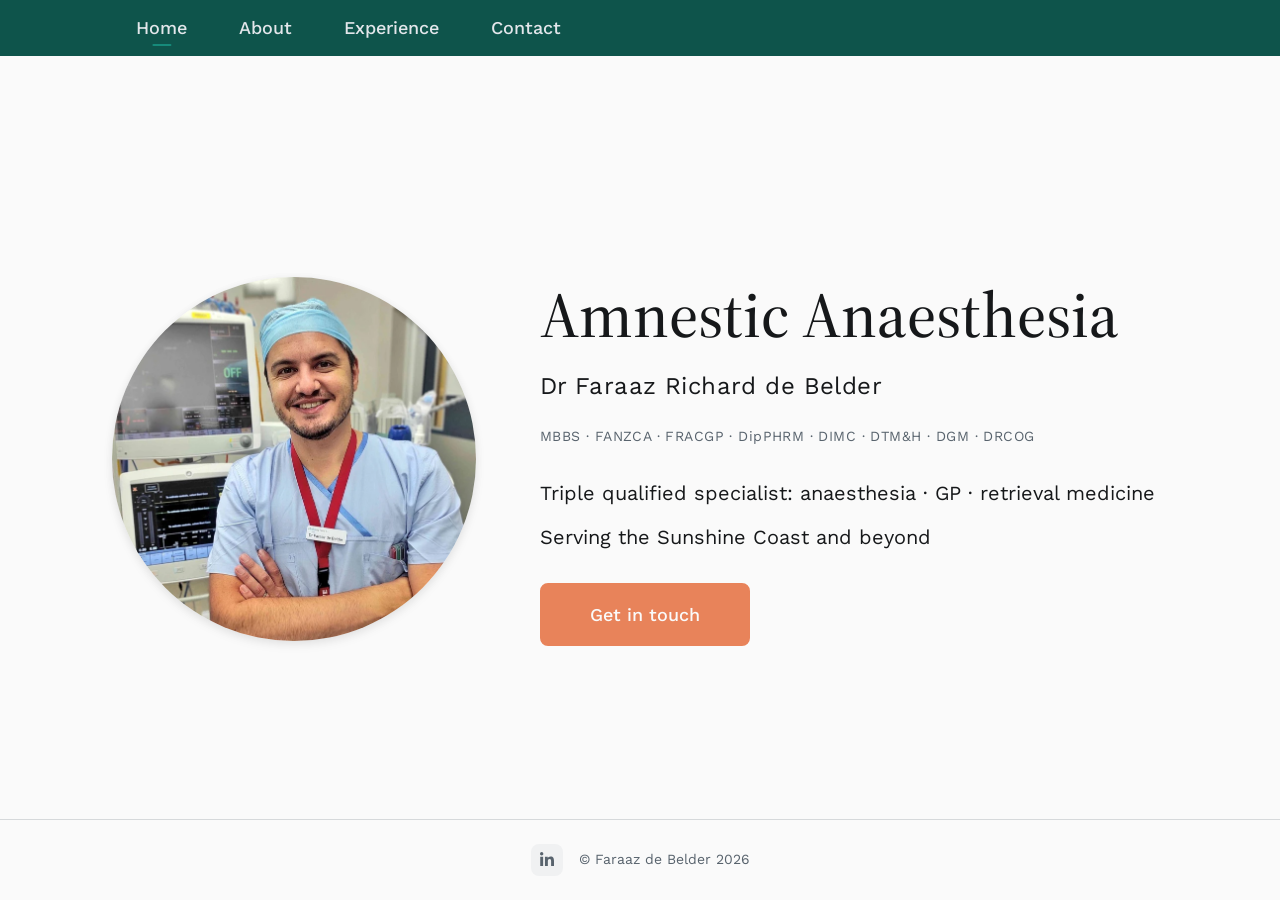
<file: index.html>
<!doctype html>
<html lang="en">
	<head>
		<meta charset="utf-8" />
		<meta name="color-scheme" content="dark light" />
		<meta
			name="viewport"
			content="width=device-width, initial-scale=1, viewport-fit=cover"
		/>
		<title>
			Amnestic Anaesthesia — Dr Faraaz de Belder, Specialist Anaesthetist
		</title>
		<link
			rel="preload"
			as="image"
			href="src/assets/images/me.webp"
			type="image/webp"
		/>
		<link rel="preconnect" href="https://fonts.googleapis.com" />
		<link rel="preconnect" href="https://fonts.gstatic.com" crossorigin />
		<link rel="stylesheet" href="src/assets/css/styles.css?v=10" />
		<link rel="icon" href="/favicon.ico" />
		<meta
			name="description"
			content="Dr Faraaz de Belder MBBS FANZCA FRACGP DipPHRM — specialist anaesthetist, GP, and retrieval physician serving Queensland."
		/>
		<link rel="canonical" href="https://www.amnestic.org/" />
		<meta name="author" content="Dr Faraaz de Belder" />

		<!-- Open Graph / Social -->
		<meta
			property="og:title"
			content="Amnestic Anaesthesia — Dr Faraaz de Belder, Specialist Anaesthetist"
		/>
		<meta property="og:type" content="website" />
		<meta property="og:url" content="https://www.amnestic.org" />
		<meta
			property="og:image"
			content="https://www.amnestic.org/src/assets/images/me.jpg"
		/>
		<meta
			property="og:description"
			content="Dr Faraaz de Belder MBBS FANZCA FRACGP DipPHRM — specialist anaesthetist, GP, and retrieval physician serving Queensland."
		/>

		<script type="application/ld+json">
			{
				"@context": "https://schema.org",
				"@type": "Physician",
				"name": "Dr Faraaz de Belder",
				"url": "https://www.amnestic.org",
				"jobTitle": "Specialist Anaesthetist",
				"description": "Dr Faraaz de Belder MBBS FANZCA FRACGP DipPHRM DIMC DTM&amp;H DGM DRCOG — delivering quality anaesthesia, retrieval and critical care medicine in Queensland, Australia.",
				"address": {
					"@type": "PostalAddress",
					"addressLocality": "Sunshine Coast",
					"addressRegion": "QLD",
					"addressCountry": "AU"
				},
				"medicalSpecialty": [
					"Anesthesiology",
					"GeneralPractice",
					"EmergencyMedicine"
				]
			}
		</script>
	</head>
	<body>
		<!-- Skip to main content -->
		<a href="#main-content" class="skip-link">Skip to main content</a>

		<!-- Navigation -->
		<nav class="nav" role="navigation" aria-label="Main navigation">
			<div class="container">
				<button
					type="button"
					class="nav__toggle"
					aria-label="Toggle menu"
					aria-expanded="false"
				>
					<svg
						viewBox="0 0 24 24"
						fill="none"
						stroke="currentColor"
						stroke-width="2"
						stroke-linecap="round"
					>
						<path d="M3 6h18M3 12h18M3 18h18" />
					</svg>
				</button>
				<ul class="nav__list" role="list">
					<li>
						<a
							href="/"
							class="nav__link nav__link--active"
							aria-current="page"
							>Home</a
						>
					</li>
					<li><a href="/about" class="nav__link">About</a></li>
					<li>
						<a href="/experience" class="nav__link">Experience</a>
					</li>
					<li><a href="/contact" class="nav__link">Contact</a></li>
				</ul>
			</div>
		</nav>

		<main id="main-content">
			<!-- Hero Section -->
			<section class="hero" id="top">
				<div class="container hero__container">
					<div class="hero__photo">
						<picture>
							<source
								srcset="src/assets/images/me.webp"
								type="image/webp"
							/>
							<img
								fetchpriority="high"
								src="src/assets/images/me.jpg"
								width="320"
								height="320"
								alt="Dr Faraaz Richard de Belder"
							/>
						</picture>
					</div>
					<div class="hero__content">
						<h1 class="hero__title">Amnestic Anaesthesia</h1>
						<p class="hero__credentials">
							<span class="hero__name"
								>Dr Faraaz Richard de Belder</span
							><br /><br />
							<span class="cred__group cred__group--first"
								>MBBS <span aria-hidden="true">·</span> FANZCA
								<span aria-hidden="true">·</span> FRACGP</span
							>
							<span class="cred__sep" aria-hidden="true">·</span>
							<span class="cred__group"
								>DipPHRM <span aria-hidden="true">·</span> DIMC
								<span aria-hidden="true">·</span> DTM&amp;H
								<span aria-hidden="true">·</span> DGM
								<span aria-hidden="true">·</span> DRCOG</span
							>
						</p>
						<p class="hero__tagline">
							<span class="tagline__primary"
								>Triple qualified specialist: anaesthesia
								<span aria-hidden="true"> · </span> GP
								<span aria-hidden="true"> · </span> retrieval
								medicine</span
							>
							<span class="tagline__location"
								>Serving the Sunshine Coast and beyond</span
							>
						</p>
						<div class="hero__ctas">
							<a href="/contact" class="btn btn--primary"
								>Get in touch</a
							>
						</div>
					</div>
				</div>
			</section>

			<!-- Footer -->
			<footer class="page-footer">
				<div class="container">
					<a
						href="https://www.linkedin.com/in/dr-faraaz-richard-de-belder-8855243a9/"
						class="social-link"
						target="_blank"
						rel="noopener noreferrer"
						aria-label="Connect on LinkedIn"
					>
						<svg viewBox="0 0 448 512" fill="currentColor">
							<path
								d="M100.3 448H7.4V148.9h92.9V448zM53.8 108.1C24.1 108.1 0 83.5 0 53.8a53.8 53.8 0 0 1 107.6 0c0 29.7-24.1 54.3-53.8 54.3zM447.9 448h-92.7V302.4c0-34.7-.7-79.2-48.3-79.2-48.3 0-55.7 37.7-55.7 76.7V448h-92.8V148.9h89.1v40.8h1.3c12.4-23.5 42.7-48.3 87.9-48.3 94 0 111.3 61.9 111.3 142.3V448z"
							/>
						</svg>
					</a>
					<span class="footer__copyright"
						>&copy; Faraaz de Belder 2026</span
					>
				</div>
			</footer>
		</main>

		<script src="src/assets/js/main.js"></script>
	</body>
</html>
</file>
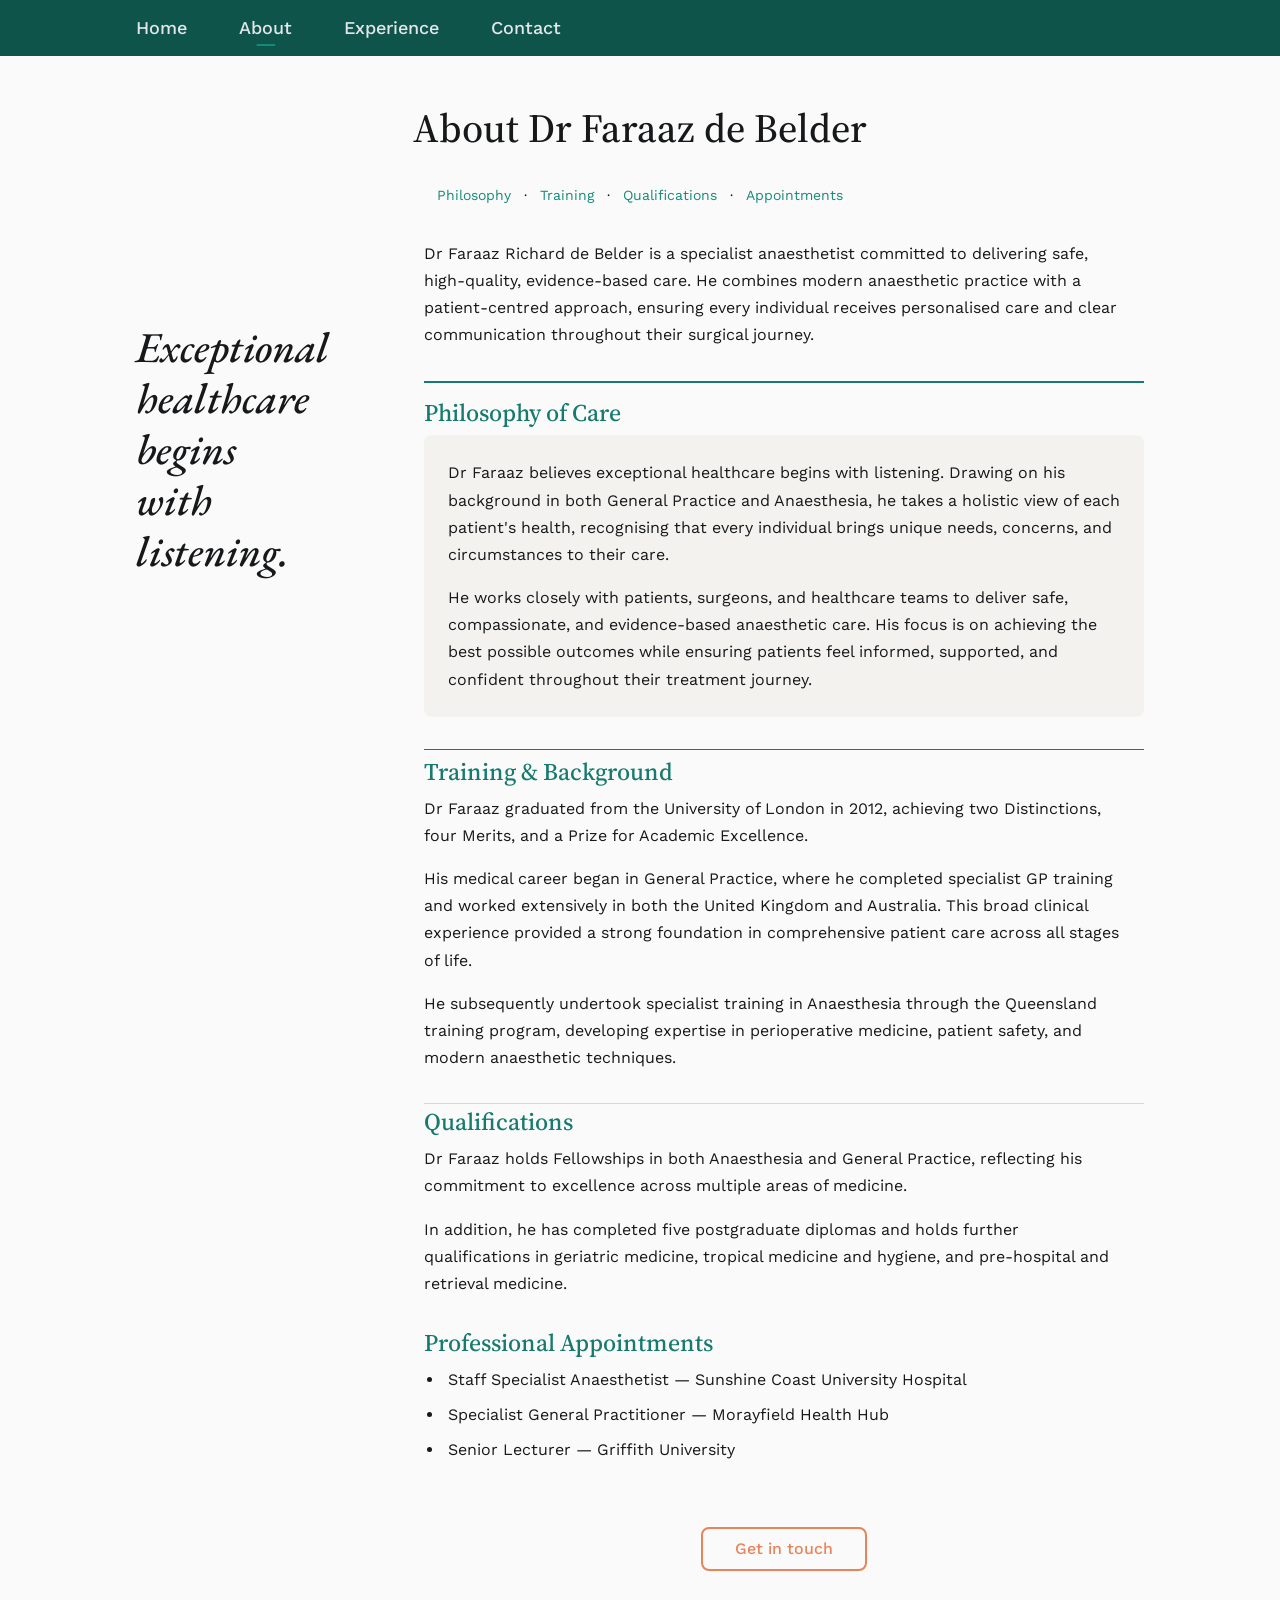
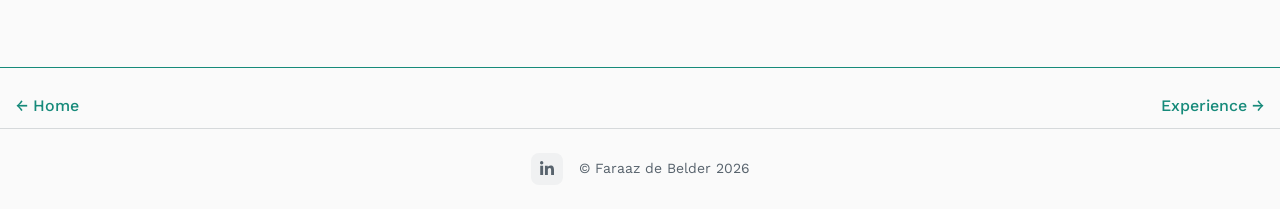
<file: about.html>
<!doctype html>
<html lang="en">
	<head>
		<meta charset="utf-8" />
		<meta name="color-scheme" content="dark light" />
		<meta name="viewport" content="width=device-width, initial-scale=1, viewport-fit=cover" />
		<title>About Dr Faraaz de Belder — Specialist Anaesthetist &amp; GP</title>
		<link rel="preconnect" href="https://fonts.googleapis.com" />
		<link rel="preconnect" href="https://fonts.gstatic.com" crossorigin />
		<link rel="stylesheet" href="src/assets/css/styles.css?v=9" />
		<link rel="icon" href="/favicon.ico" />
		<meta
			name="description"
			content="Learn about Dr Faraaz de Belder — triple-qualified specialist anaesthetist, GP, and retrieval physician serving the Sunshine Coast and regional Queensland."
		/>
		<link rel="canonical" href="https://www.amnestic.org/about" />
		<meta name="author" content="Dr Faraaz de Belder" />

		<!-- Open Graph / Social -->
		<meta property="og:title" content="About Dr Faraaz de Belder — Specialist Anaesthetist &amp; GP" />
		<meta property="og:type" content="website" />
		<meta property="og:url" content="https://www.amnestic.org/about" />
		<meta
			property="og:image"
			content="https://www.amnestic.org/src/assets/images/me.jpg"
		/>
		<meta
			property="og:description"
			content="Learn about Dr Faraaz de Belder — triple-qualified specialist anaesthetist, GP, and retrieval physician serving the Sunshine Coast and regional Queensland."
		/>
	</head>
	<body>
		<!-- Skip to main content -->
		<a href="#main-content" class="skip-link">Skip to main content</a>

		<!-- Navigation -->
		<nav class="nav" role="navigation" aria-label="Main navigation">
			<div class="container">
				<button
					type="button"
					class="nav__toggle"
					aria-label="Toggle menu"
					aria-expanded="false"
				>
					<svg
						viewBox="0 0 24 24"
						fill="none"
						stroke="currentColor"
						stroke-width="2"
						stroke-linecap="round"
					>
						<path d="M3 6h18M3 12h18M3 18h18" />
					</svg>
				</button>
				<ul class="nav__list" role="list">
					<li><a href="/" class="nav__link">Home</a></li>
					<li>
						<a
								<a href="/about"
									class="nav__link nav__link--active"
									aria-current="page">About</a>
					</li>
					<li>
						<a href="/experience" class="nav__link"
							>Experience</a
						>
					</li>
					<li><a href="/contact" class="nav__link">Contact</a></li>
				</ul>
			</div>
		</nav>
<main id="main-content">
			<section class="about-page section">
				<div class="container">

					<h1 class="section__title">About Dr&nbsp;Faraaz&nbsp;de&nbsp;Belder</h1>

					<nav class="section-nav" aria-label="Page sections">
						<a href="#philosophy">Philosophy</a>
						<span aria-hidden="true"> · </span>
						<a href="#training">Training</a>
						<span aria-hidden="true"> · </span>
						<a href="#qualifications">Qualifications</a>
						<span aria-hidden="true"> · </span>
						<a href="#appointments">Appointments</a>
					</nav>

					<div class="bio">
						<aside class="bio__sidebar">
							<blockquote class="pull-quote">
								<p>Exceptional healthcare begins with listening.</p>
							</blockquote>
						</aside>
						<div class="bio__text">
							<p>
								Dr Faraaz Richard de Belder is a specialist anaesthetist committed to delivering
								safe, high-quality, evidence-based care. He combines modern
								anaesthetic practice with a patient-centred approach, ensuring
								every individual receives personalised care and clear
								communication throughout their surgical journey.
							</p>

							<h2 class="philosophy-section" id="philosophy">Philosophy of Care</h2>
							<div class="philosophy-content">
								<p>
									Dr Faraaz believes exceptional healthcare begins with listening.
									Drawing on his background in both General Practice and
									Anaesthesia, he takes a holistic view of each patient's health,
									recognising that every individual brings unique needs, concerns,
									and circumstances to their care.
								</p>

								<p>
									He works closely with patients, surgeons, and healthcare teams
									to deliver safe, compassionate, and evidence-based anaesthetic
									care. His focus is on achieving the best possible outcomes while
									ensuring patients feel informed, supported, and confident
									throughout their treatment journey.
								</p>
							</div>

							<h2 id="training">Training &amp; Background</h2>
							<p>
								Dr Faraaz graduated from the University of London in 2012,
								achieving two Distinctions, four Merits, and a Prize for
								Academic Excellence.
							</p>

							<p>
								His medical career began in General Practice, where he completed
								specialist GP training and worked extensively in both the United
								Kingdom and Australia. This broad clinical experience provided a
								strong foundation in comprehensive patient care across all
								stages of life.
							</p>

							<p>
								He subsequently undertook specialist training in Anaesthesia
								through the Queensland training program, developing expertise in
								perioperative medicine, patient safety, and modern anaesthetic
								techniques.
							</p>

							<h2 id="qualifications">Qualifications</h2>
							<p>
								Dr Faraaz holds Fellowships in both Anaesthesia and General
								Practice, reflecting his commitment to excellence across
								multiple areas of medicine.
							</p>

							<p>
								In addition, he has completed five postgraduate diplomas and
								holds further qualifications in geriatric medicine, tropical
								medicine and hygiene, and pre-hospital and retrieval medicine.
							</p>

							<h2 id="appointments">Professional Appointments</h2>
							<ul class="appointments-list">
								<li>
									Staff Specialist Anaesthetist — Sunshine Coast University
									Hospital
								</li>
								<li>
									Specialist General Practitioner — Morayfield Health Hub
								</li>
								<li>
									Senior Lecturer — Griffith University
								</li>
							</ul>

							<div class="bio__cta">
								<a href="/contact" class="btn btn--ghost">Get in touch</a>
							</div>
						</div>
					</div>
				</div>

				<!-- Page navigation -->
				<nav class="page-nav" aria-label="Page navigation">
					<a href="/" class="page-nav__link">&larr; Home</a>
					<a
						href="/experience"
						class="page-nav__link page-nav__link--next"
						>Experience &rarr;</a
					>
				</nav>
				</section>

				<!-- Footer -->
				<footer class="page-footer">
					<div class="container">
						<a
							href="https://www.linkedin.com/in/dr-faraaz-richard-de-belder-8855243a9/"
							class="social-link"
							target="_blank"
							rel="noopener noreferrer"
							aria-label="Connect on LinkedIn"
						>
							<svg viewBox="0 0 448 512" fill="currentColor">
								<path
									d="M100.3 448H7.4V148.9h92.9V448zM53.8 108.1C24.1 108.1 0 83.5 0 53.8a53.8 53.8 0 0 1 107.6 0c0 29.7-24.1 54.3-53.8 54.3zM447.9 448h-92.7V302.4c0-34.7-.7-79.2-48.3-79.2-48.3 0-55.7 37.7-55.7 76.7V448h-92.8V148.9h89.1v40.8h1.3c12.4-23.5 42.7-48.3 87.9-48.3 94 0 111.3 61.9 111.3 142.3V448z"
								/>
							</svg>
						</a>
						<span class="footer__copyright"
							>&copy; Faraaz de Belder 2026</span
						>
					</div>
				</footer>
			</main>

		<script src="src/assets/js/main.js"></script>
	</body>
</html>
</file>
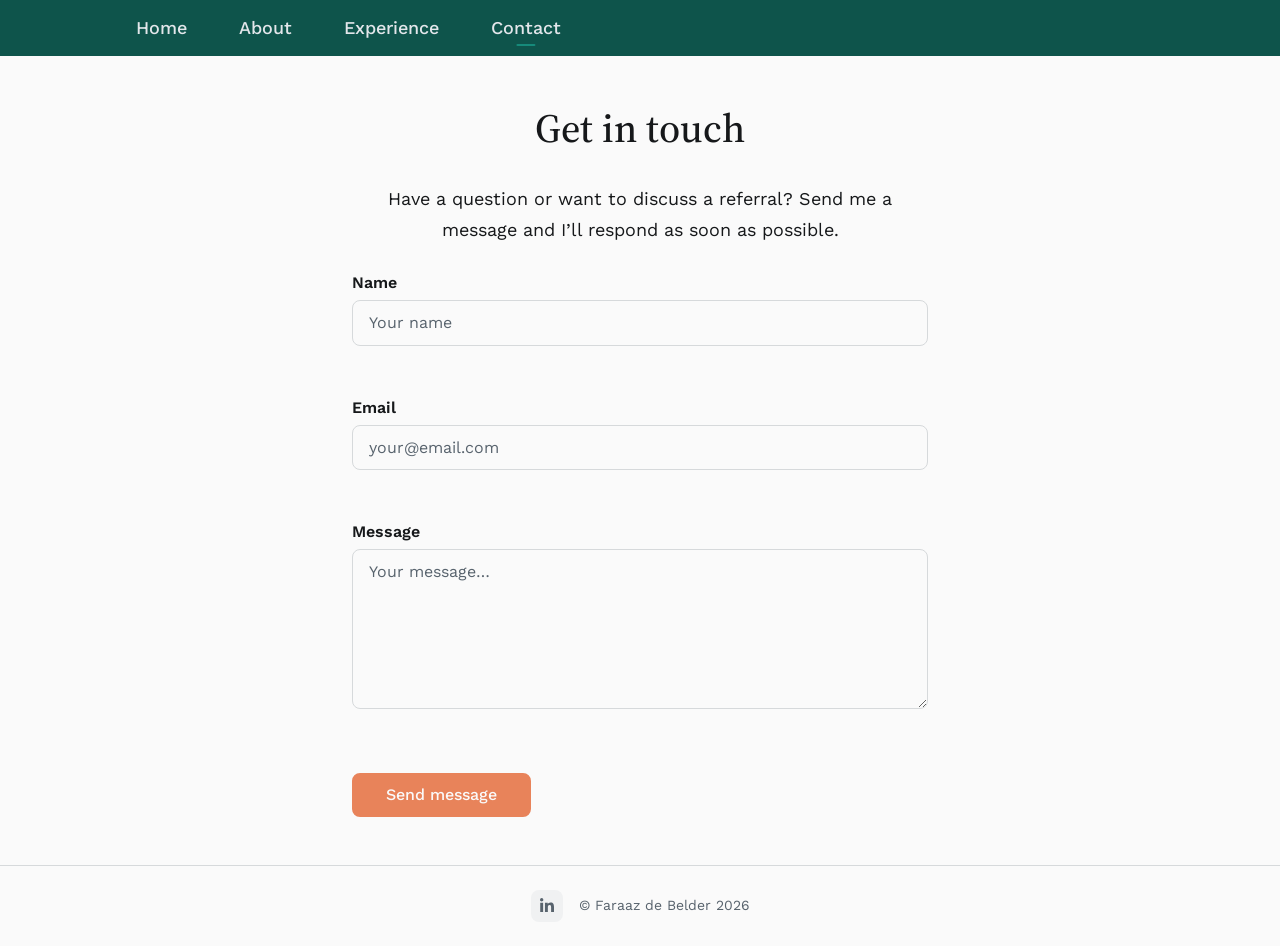
<file: contact.html>
<!doctype html>
<html lang="en">
	<head>
		<meta charset="utf-8" />
		<meta name="color-scheme" content="dark light" />
		<meta
			name="viewport"
			content="width=device-width, initial-scale=1, viewport-fit=cover"
		/>
		<title>Contact — Dr Faraaz de Belder</title>
		<link rel="preconnect" href="https://fonts.googleapis.com" />
		<link rel="preconnect" href="https://fonts.gstatic.com" crossorigin />
		<link rel="stylesheet" href="src/assets/css/styles.css?v=9" />
		<link rel="icon" href="/favicon.ico" />
		<meta
			name="description"
			content="Get in touch with Dr Faraaz de Belder — specialist anaesthetist serving the Sunshine Coast and regional Queensland."
		/>
		<link rel="canonical" href="https://www.amnestic.org/contact" />
		<meta name="author" content="Dr Faraaz de Belder" />

		<!-- Open Graph / Social -->
		<meta property="og:title" content="Contact — Dr Faraaz de Belder" />
		<meta property="og:type" content="website" />
		<meta property="og:url" content="https://www.amnestic.org/contact" />
		<meta
			property="og:image"
			content="https://www.amnestic.org/src/assets/images/me.jpg"
		/>
		<meta
			property="og:description"
			content="Get in touch with Dr Faraaz de Belder — specialist anaesthetist serving the Sunshine Coast and regional Queensland."
		/>
	</head>
	<body>
		<!-- Skip to main content -->
		<a href="#main-content" class="skip-link">Skip to main content</a>

		<!-- Navigation -->
		<nav class="nav" role="navigation" aria-label="Main navigation">
			<div class="container">
				<button
					type="button"
					class="nav__toggle"
					aria-label="Toggle menu"
					aria-expanded="false"
				>
					<svg
						viewBox="0 0 24 24"
						fill="none"
						stroke="currentColor"
						stroke-width="2"
						stroke-linecap="round"
					>
						<path d="M3 6h18M3 12h18M3 18h18" />
					</svg>
				</button>
				<ul class="nav__list" role="list">
					<li><a href="/" class="nav__link">Home</a></li>
					<li><a href="/about" class="nav__link">About</a></li>
					<li>
						<a href="/experience" class="nav__link">Experience</a>
					</li>
					<li>
						<a
							href="/contact"
							class="nav__link nav__link--active"
							aria-current="page"
							>Contact</a
						>
					</li>
				</ul>
			</div>
		</nav>

		<main id="main-content">
			<section class="contact-page section">
				<div class="container container--narrow">
					<div class="section__header">
						<h1 class="section__title">Get in touch</h1>
					</div>

					<p class="contact__intro">
						Have a question or want to discuss a referral? Send me a
						message and I&rsquo;ll respond as soon as possible.
					</p>

					<form
						id="contact-form"
						class="contact-form"
						action="https://formspree.io/f/mbjnkkaq"
						method="post"
						novalidate
					>
						<div class="form__honeypot">
							<input
								type="text"
								name="_gotcha"
								tabindex="-1"
								autocomplete="off"
								aria-label="Leave empty"
							/>
						</div>

						<div
							id="form-error-banner"
							class="form-error-banner"
							role="alert"
						>
							Something went wrong. Please try again or email me
							directly.
						</div>

						<div class="form__group">
							<label for="contact-name" class="form__label"
								>Name</label
							>
							<input
								type="text"
								name="name"
								id="contact-name"
								class="form__input"
								placeholder="Your name"
								autocomplete="name"
								required
								aria-required="true"
							/>
							<span
								class="form__error"
								role="alert"
								aria-live="polite"
							></span>
						</div>

						<div class="form__group">
							<label for="contact-email" class="form__label"
								>Email</label
							>
							<input
								type="email"
								name="email"
								id="contact-email"
								class="form__input"
								placeholder="your@email.com"
								autocomplete="email"
								required
								aria-required="true"
							/>
							<span
								class="form__error"
								role="alert"
								aria-live="polite"
							></span>
						</div>

						<div class="form__group">
							<label for="contact-message" class="form__label"
								>Message</label
							>
							<textarea
								name="message"
								id="contact-message"
								class="form__input form__textarea"
								placeholder="Your message…"
								autocomplete="off"
								required
								aria-required="true"
							></textarea>
							<span
								class="form__error"
								role="alert"
								aria-live="polite"
							></span>
						</div>

						<div class="form__actions">
							<button type="submit" class="btn btn--primary">
								Send message
							</button>
						</div>
					</form>

					<div
						id="form-success"
						class="form-success"
						role="status"
						aria-live="polite"
					>
						<h3 class="form-success__title">
							Thanks for reaching out
						</h3>
						<p class="form-success__text">
							Your message has been sent. I aim to respond within
							48 hours.
						</p>
					</div>
				</div>
			</section>

			<footer class="page-footer">
				<div class="container">
					<a
						href="https://www.linkedin.com/in/dr-faraaz-richard-de-belder-8855243a9/"
						class="social-link"
						target="_blank"
						rel="noopener noreferrer"
						aria-label="Connect on LinkedIn"
					>
						<svg viewBox="0 0 448 512" fill="currentColor">
							<path
								d="M100.3 448H7.4V148.9h92.9V448zM53.8 108.1C24.1 108.1 0 83.5 0 53.8a53.8 53.8 0 0 1 107.6 0c0 29.7-24.1 54.3-53.8 54.3zM447.9 448h-92.7V302.4c0-34.7-.7-79.2-48.3-79.2-48.3 0-55.7 37.7-55.7 76.7V448h-92.8V148.9h89.1v40.8h1.3c12.4-23.5 42.7-48.3 87.9-48.3 94 0 111.3 61.9 111.3 142.3V448z"
							/>
						</svg>
					</a>
					<span class="footer__copyright"
						>&copy; Faraaz de Belder 2026</span
					>
				</div>
			</footer>
		</main>

		<script src="src/assets/js/main.js"></script>
	</body>
</html>
</file>
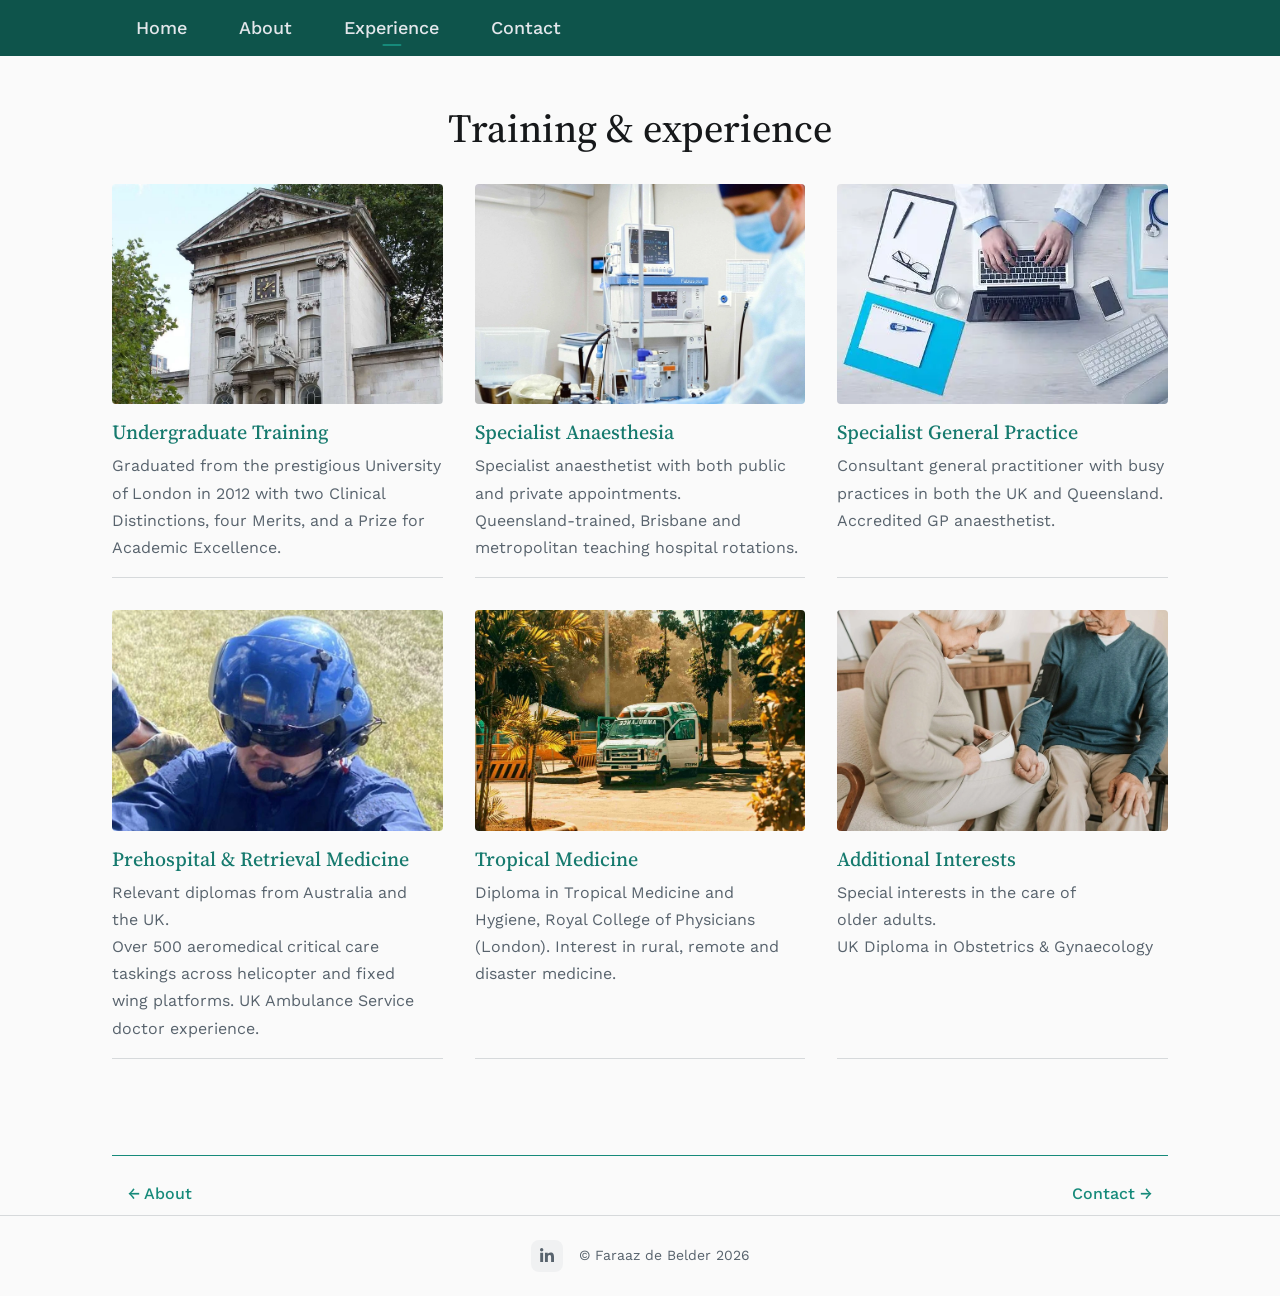
<file: experience.html>
<!doctype html>
<html lang="en">
	<head>
		<meta charset="utf-8" />
		<meta name="color-scheme" content="dark light" />
		<meta
			name="viewport"
			content="width=device-width, initial-scale=1, viewport-fit=cover"
		/>
		<title>Experience — Dr Faraaz de Belder</title>
		<link rel="preconnect" href="https://fonts.googleapis.com" />
		<link rel="preconnect" href="https://fonts.gstatic.com" crossorigin />
		<link rel="stylesheet" href="src/assets/css/styles.css?v=9" />
		<link rel="icon" href="/favicon.ico" />
		<meta
			name="description"
			content="Dr Faraaz de Belder — FANZCA, FRACGP, DipPHRM, DIMC, DTM&amp;H, DGM, DRCOG. View full experience and training."
		/>
		<link rel="canonical" href="https://www.amnestic.org/experience" />
		<meta name="author" content="Dr Faraaz de Belder" />

		<!-- Open Graph / Social -->
		<meta property="og:title" content="Experience — Dr Faraaz de Belder" />
		<meta property="og:type" content="website" />
		<meta property="og:url" content="https://www.amnestic.org/experience" />
		<meta
			property="og:image"
			content="https://www.amnestic.org/src/assets/images/me.jpg"
		/>
		<meta
			property="og:description"
			content="View the full experience and training of Dr Faraaz de Belder — specialist anaesthetist, GP, and retrieval physician."
		/>
	</head>
	<body>
		<!-- Skip to main content -->
		<a href="#main-content" class="skip-link">Skip to main content</a>

		<!-- Navigation -->
		<nav class="nav" role="navigation" aria-label="Main navigation">
			<div class="container">
				<button
					type="button"
					class="nav__toggle"
					aria-label="Toggle menu"
					aria-expanded="false"
				>
					<svg
						viewBox="0 0 24 24"
						fill="none"
						stroke="currentColor"
						stroke-width="2"
						stroke-linecap="round"
					>
						<path d="M3 6h18M3 12h18M3 18h18" />
					</svg>
				</button>
				<ul class="nav__list" role="list">
					<li><a href="/" class="nav__link">Home</a></li>
					<li><a href="/about" class="nav__link">About</a></li>
					<li>
						<a
							href="/experience"
							class="nav__link nav__link--active"
							aria-current="page"
							>Experience</a
						>
					</li>
					<li><a href="/contact" class="nav__link">Contact</a></li>
				</ul>
			</div>
		</nav>

		<main id="main-content">
			<section class="qualifications-page section">
				<div class="container">
					<div class="section__header">
						<h1 class="section__title">
							Training &amp; experience
						</h1>
					</div>

					<div class="qual-grid">
						<!-- Undergraduate Training -->
						<div class="qual-card">
							<span class="qual-card__image">
								<picture>
									<source
										srcset="src/assets/images/barts.webp"
										type="image/webp"
									/>
									<img
										loading="lazy"
										src="src/assets/images/barts.png"
										width="640"
										height="427"
										alt="Barts Hospital, London — undergraduate training"
									/>
								</picture>
							</span>
							<div class="qual-card__body">
								<h2 class="qual-card__title">
									Undergraduate Training
								</h2>
								<p class="qual-card__description">
									Graduated from the prestigious University of
									London in 2012 with two Clinical
									Distinctions, four Merits, and a Prize for
									Academic Excellence.
								</p>
							</div>
						</div>

						<!-- Specialist Anaesthesia -->
						<div class="qual-card">
							<span class="qual-card__image">
								<picture>
									<source
										srcset="
											src/assets/images/anaesthesia.webp
										"
										type="image/webp"
									/>
									<img
										loading="lazy"
										src="src/assets/images/anaesthesia.jpg"
										width="640"
										height="427"
										alt="Anaesthesia equipment and monitoring"
									/>
								</picture>
							</span>
							<div class="qual-card__body">
								<h2 class="qual-card__title">
									Specialist Anaesthesia
								</h2>
								<p class="qual-card__description">
									Specialist anaesthetist with both public and private appointments.<br>
									Queensland-trained, Brisbane and metropolitan teaching hospital rotations.
								</p>
							</div>
						</div>

						<!-- Specialist General Practice -->
						<div class="qual-card">
							<span class="qual-card__image">
								<picture>
									<source
										srcset="src/assets/images/gp.webp"
										type="image/webp"
									/>
									<img
										loading="lazy"
										src="src/assets/images/gp.jpg"
										width="640"
										height="427"
										alt="General practice clinic setting"
									/>
								</picture>
							</span>
							<div class="qual-card__body">
								<h2 class="qual-card__title">
									Specialist General Practice
								</h2>
								<p class="qual-card__description">
									Consultant general practitioner with busy
									practices in both the UK and Queensland.
									Accredited GP anaesthetist.
								</p>
							</div>
						</div>

						<!-- Prehospital & Retrieval Medicine -->
						<div class="qual-card">
							<span class="qual-card__image">
								<picture>
									<source
										srcset="src/assets/images/winch.webp"
										type="image/webp"
									/>
									<img
										loading="lazy"
										src="src/assets/images/winch.png"
										width="640"
										height="427"
										alt="Helicopter winch rescue operation"
									/>
								</picture>
							</span>
							<div class="qual-card__body">
								<h2 class="qual-card__title">
									Prehospital &amp; Retrieval Medicine
								</h2>
								<p class="qual-card__description">
									Relevant diplomas from Australia and the UK.<br>
									Over 500 aeromedical critical care taskings across helicopter and fixed wing platforms.
									UK Ambulance Service doctor experience.
								</p>
							</div>
						</div>

						<!-- Tropical Medicine -->
						<div class="qual-card">
							<span class="qual-card__image">
								<picture>
									<source
										srcset="src/assets/images/tropical.webp"
										type="image/webp"
									/>
									<img
										loading="lazy"
										src="src/assets/images/tropical.jpg"
										width="640"
										height="427"
										alt="Tropical medicine and global health"
									/>
								</picture>
							</span>
							<div class="qual-card__body">
								<h2 class="qual-card__title">
									Tropical Medicine
								</h2>
								<p class="qual-card__description">
									Diploma in Tropical Medicine and Hygiene,
									Royal College of Physicians (London).
									Interest in rural, remote and disaster medicine.
								</p>
							</div>
						</div>

						<!-- Additional Qualifications -->
						<div class="qual-card">
							<span class="qual-card__image">
								<picture>
									<source
										srcset="
											src/assets/images/geriatric.webp
										"
										type="image/webp"
									/>
									<img
										loading="lazy"
										src="src/assets/images/geriatric.jpg"
										width="640"
										height="427"
										alt="Geriatric medicine and additional qualifications"
									/>
								</picture>
							</span>
							<div class="qual-card__body">
								<h2 class="qual-card__title">
									Additional Interests
								</h2>
								<p class="qual-card__description">
									Special interests in the care of older adults. <br>
									UK Diploma in Obstetrics & Gynaecology
								</p>
							</div>
						</div>
					</div>

					<!-- Page navigation -->
					<nav class="page-nav" aria-label="Page navigation">
						<a href="/about" class="page-nav__link">&larr; About</a>
						<a
							href="/contact"
							class="page-nav__link page-nav__link--next"
							>Contact &rarr;</a
						>
					</nav>
				</div>
			</section>

			<!-- Footer -->
			<footer class="page-footer">
				<div class="container">
					<a
						href="https://www.linkedin.com/in/dr-faraaz-richard-de-belder-8855243a9/"
						class="social-link"
						target="_blank"
						rel="noopener noreferrer"
						aria-label="Connect on LinkedIn"
					>
						<svg viewBox="0 0 448 512" fill="currentColor">
							<path
								d="M100.3 448H7.4V148.9h92.9V448zM53.8 108.1C24.1 108.1 0 83.5 0 53.8a53.8 53.8 0 0 1 107.6 0c0 29.7-24.1 54.3-53.8 54.3zM447.9 448h-92.7V302.4c0-34.7-.7-79.2-48.3-79.2-48.3 0-55.7 37.7-55.7 76.7V448h-92.8V148.9h89.1v40.8h1.3c12.4-23.5 42.7-48.3 87.9-48.3 94 0 111.3 61.9 111.3 142.3V448z"
							/>
						</svg>
					</a>
					<span class="footer__copyright"
						>&copy; Faraaz de Belder 2026</span
					>
				</div>
			</footer>
		</main>

		<script src="src/assets/js/main.js"></script>
	</body>
</html>
</file>
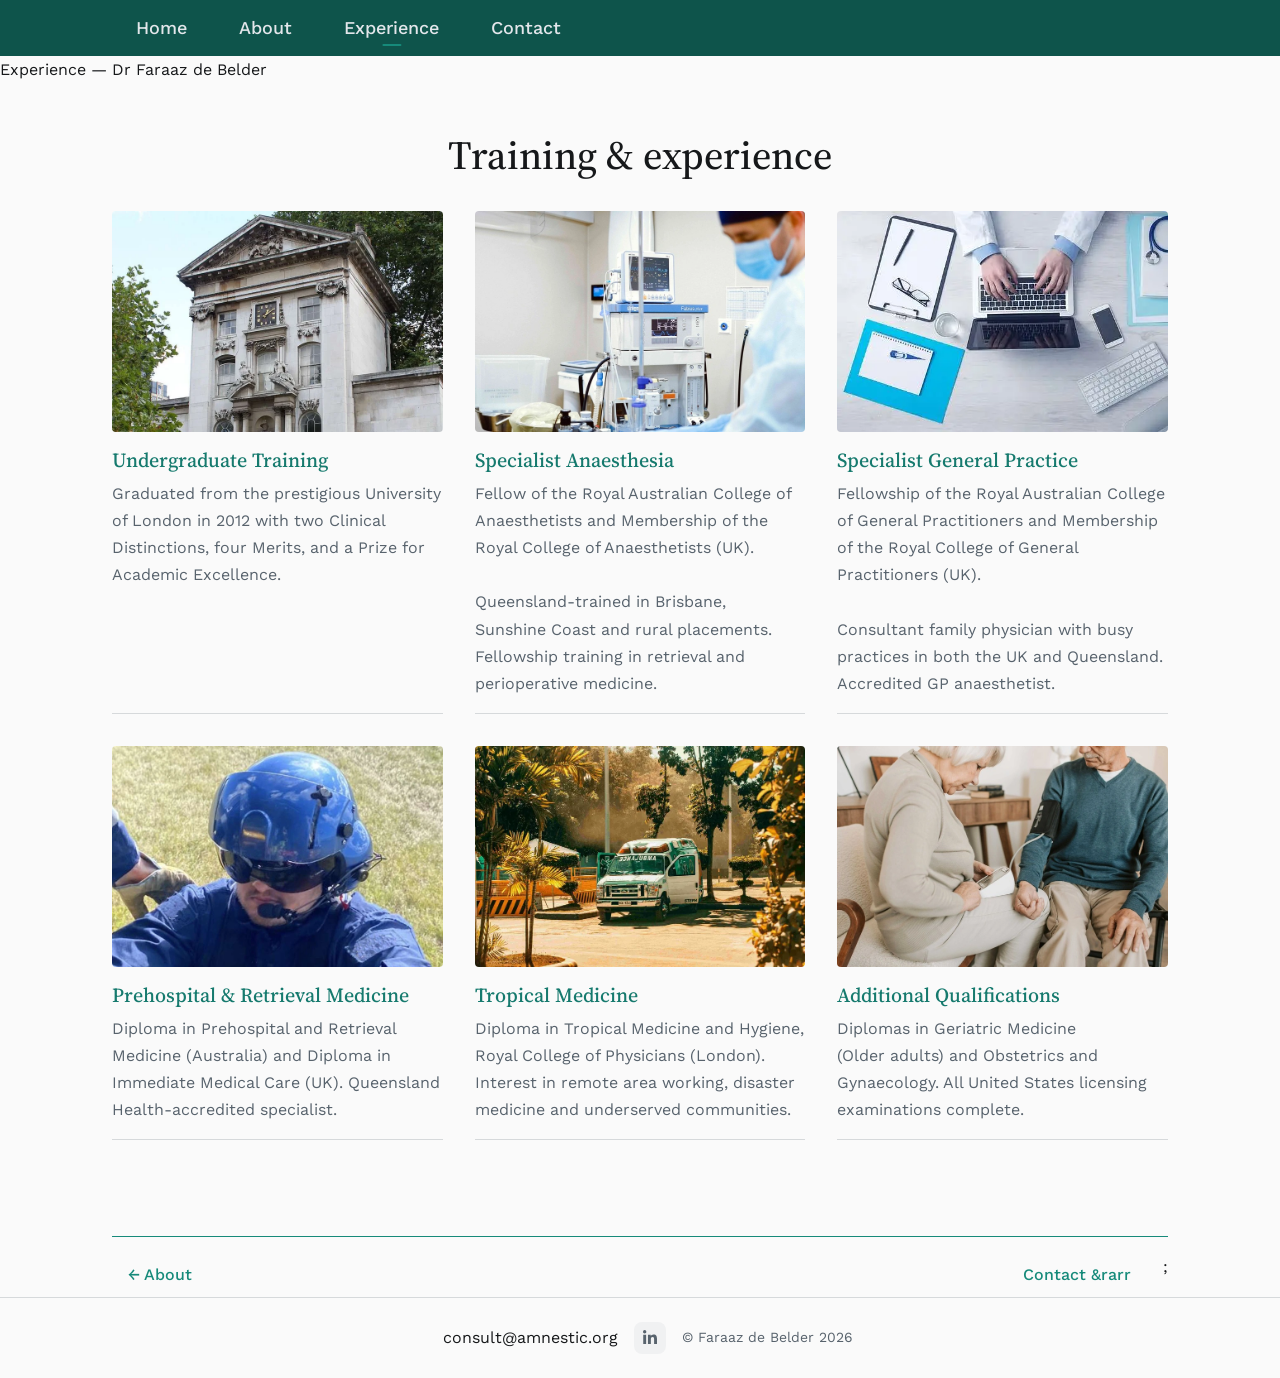
<file: qualifications.html>
<!doctype html>
<html lang="en">
	<head>
		<meta charset="utf-8" />
		<meta name="viewport" content="width=device-width, initial-scale=1" />
		<title></title>Experience — Dr Faraaz de Belder</title>
		<link rel="preconnect" href="https://fonts.googleapis.com" />
		<link rel="preconnect" href="https://fonts.gstatic.com" crossorigin />
		<link rel="stylesheet" href="src/assets/css/styles.css" />
		<link rel="icon" href="/favicon.ico" />
		<meta
			name="description"
			content="Dr Faraaz de Belder — FANZCA, FRACGP, DipPHRM, DIMC, DTM&amp;H, DGM, DRCOG. View full experience and training."
		/>
		<link rel="canonical" href="https://www.amnestic.org/qualifications" />
		<meta name="author" content="Dr Faraaz de Belder" />

		<!-- Open Graph / Social -->
		<meta
			property="og:title"
			content="Experience — Dr Faraaz de Belder"
		/>
		<meta property="og:type" content="website" />
		<meta
			property="og:url"
			content="https://www.amnestic.org/qualifications"
		/>
		<meta
			property="og:image"
			content="https://www.amnestic.org/src/assets/images/me.jpg"
		/>
		<meta
			property="og:description"
			content="View the full experience and training of Dr Faraaz de Belder — specialist anaesthetist, GP, and retrieval physician."
		/>
	</head>
	<body>
		<!-- Skip to main content -->
		<a href="#main-content" class="skip-link">Skip to main content</a>

		<!-- Navigation -->
		<nav class="nav" role="navigation" aria-label="Main navigation">
			<div class="container">
				<button
					type="button"
					class="nav__toggle"
					aria-label="Toggle menu"
					aria-expanded="false"
				>
					<svg
						viewBox="0 0 24 24"
						fill="none"
						stroke="currentColor"
						stroke-width="2"
						stroke-linecap="round"
					>
						<path d="M3 6h18M3 12h18M3 18h18" />
					</svg>
				</button>
				<ul class="nav__list" role="list">
					<li><a href="/" class="nav__link">Home</a></li>
					<li><a href="/about" class="nav__link">About</a></li>
					<li>
						<a
							href="/qualifications"
							class="nav__link nav__link--active"
							aria-current="page"
							>Experience</a
						>
					</a></li>
					<li><a href="/contact" class="nav__link">Contact</a></li>
				</ul>
			</div>
		</nav>

		<main id="main-content">
			<section class="qualifications-page section">
				<div class="container">
					<div class="section__header">
						<h1 class="section__title">
							Training &amp; experience
						</h1>
					</div>

					<div class="qual-grid">
						<!-- Undergraduate Training -->
						<div class="qual-card">
							<span class="qual-card__image">
								<picture>
									<source
										srcset="src/assets/images/barts.webp"
										type="image/webp"
									/>
									<img
										loading="lazy"
										src="src/assets/images/barts.png"
										alt=""
									/>
								</picture>
							</span>
							<div class="qual-card__body">
								<h2 class="qual-card__title">
									Undergraduate Training
								</h2>
								<p class="qual-card__description">
									Graduated from the prestigious University of
									London in 2012 with two Clinical
									Distinctions, four Merits, and a Prize for
									Academic Excellence.
								</p>
							</div>
						</div>

						<!-- Specialist Anaesthesia -->
						<div class="qual-card">
							<span class="qual-card__image">
								<picture>
									<source
										srcset="src/assets/images/anaesthesia.webp"
										type="image/webp"
									/>
									<img
										loading="lazy"
										src="src/assets/images/anaesthesia.jpg"
										alt=""
									/>
								</picture>
							</span>
							<div class="qual-card__body">
								<h2 class="qual-card__title">
									Specialist Anaesthesia
								</h2>
								<p class="qual-card__description">
									Fellow of the Royal Australian College of
									Anaesthetists and Membership of the Royal
									College of Anaesthetists (UK).<br /><br />
									Queensland-trained in Brisbane, Sunshine
									Coast and rural placements. Fellowship
									training in retrieval and perioperative
									medicine.
								</p>
							</div>
						</div>

						<!-- Specialist General Practice -->
						<div class="qual-card">
							<span class="qual-card__image">
								<picture>
									<source
										srcset="src/assets/images/gp.webp"
										type="image/webp"
									/>
									<img
										loading="lazy"
										src="src/assets/images/gp.jpg"
										alt=""
									/>
								</picture>
							</span>
							<div class="qual-card__body">
								<h2 class="qual-card__title">
									Specialist General Practice
								</h2>
								<p class="qual-card__description">
									Fellowship of the Royal Australian College
									of General Practitioners and Membership of
									the Royal College of General Practitioners
									(UK).<br /><br />
									Consultant family physician with busy
									practices in both the UK and Queensland.
									Accredited GP anaesthetist.
								</p>
							</div>
						</div>

						<!-- Prehospital & Retrieval Medicine -->
						<div class="qual-card">
							<span class="qual-card__image">
								<picture>
									<source
										srcset="src/assets/images/winch.webp"
										type="image/webp"
									/>
									<img
										loading="lazy"
										src="src/assets/images/winch.png"
										alt=""
									/>
								</picture>
							</span>
							<div class="qual-card__body">
								<h2 class="qual-card__title">
									Prehospital &amp; Retrieval Medicine
								</h2>
								<p class="qual-card__description">
									Diploma in Prehospital and Retrieval
									Medicine (Australia) and Diploma in
									Immediate Medical Care (UK). Queensland
									Health-accredited specialist.
								</p>
							</div>
						</div>

						<!-- Tropical Medicine -->
						<div class="qual-card">
							<span class="qual-card__image">
								<picture>
									<source
										srcset="src/assets/images/tropical.webp"
										type="image/webp"
									/>
									<img
										loading="lazy"
										src="src/assets/images/tropical.jpg"
										alt=""
									/>
								</picture>
							</span>
							<div class="qual-card__body">
								<h2 class="qual-card__title">
									Tropical Medicine
								</h2>
								<p class="qual-card__description">
									Diploma in Tropical Medicine and Hygiene,
									Royal College of Physicians (London).
									Interest in remote area working, disaster
									medicine and underserved communities.
								</p>
							</div>
						</div>

						<!-- Additional Qualifications -->
						<div class="qual-card">
							<span class="qual-card__image">
								<picture>
									<source
										srcset="src/assets/images/geriatric.webp"
										type="image/webp"
									/>
									<img
										loading="lazy"
										src="src/assets/images/geriatric.jpg"
										alt=""
									/>
								</picture>
							</span>
							<div class="qual-card__body">
								<h2 class="qual-card__title">
									Additional Qualifications
								</h2>
								<p class="qual-card__description">
									Diplomas in Geriatric Medicine (Older
									adults) and Obstetrics and Gynaecology. All
									United States licensing examinations
									complete.
								</p>
							</div>
						</div>
					</div>

					<!-- Page navigation -->
					<nav class="page-nav" aria-label="Page navigation">
						<a href="/about" class="page-nav__link"
							>&larr; About</a
						>
						<a
							href="/contact"
							class="page-nav__link page-nav__link--next"
							>Contact &rarr</a>;</a
						>
					</nav>
				</div>
			</section>

			<!-- Footer -->
			<footer class="page-footer">
				<div class="container">
					<a href="mailto:consult@amnestic.org" class="footer__link"
						></a>consult@amnestic.org</a
					>
					<a
						href="https://www.linkedin.com/in/dr-faraaz-richard-de-belder-8855243a9/"
						class="social-link"
						target="_blank"
						rel="noopener noreferrer"
						aria-label="Connect on LinkedIn"
					>
						<svg viewBox="0 0 448 512" fill="currentColor">
							<path
								d="M100.3 448H7.4V148.9h92.9V448zM53.8 108.1C24.1 108.1 0 83.5 0 53.8a53.8 53.8 0 0 1 107.6 0c0 29.7-24.1 54.3-53.8 54.3zM447.9 448h-92.7V302.4c0-34.7-.7-79.2-48.3-79.2-48.3 0-55.7 37.7-55.7 76.7V448h-92.8V148.9h89.1v40.8h1.3c12.4-23.5 42.7-48.3 87.9-48.3 94 0 111.3 61.9 111.3 142.3V448z"
							/>
						</svg>
					</a>
					<span class="footer__copyright"
						>&copy; Faraaz de Belder 2026</span
					>
				</div>
			</footer>
		</main>

		<script src="src/assets/js/main.js"></script>
	</body>
</html>
</file>
<file: src/assets/css/styles.css>
/* =============================================================
   styles.css — amnestic.org 2026 multi-page redesign
   Design tokens + reset + shared component styles
   ============================================================= */

/* ----- Google Fonts: Source Serif 4 + Work Sans + EB Garamond ----- */
@import url("https://fonts.googleapis.com/css2?family=Source+Serif+4:opsz,wght@8..60,400;8..60,500;8..60,600&family=Work+Sans:wght@400;450;500;600&family=EB+Garamond:ital,wght@0,500;1,500&display=swap");

/* ===========================================
   Design Tokens
   =========================================== */

:root {
	/* ----- Brand colours ----- */
	--color-primary: #167a6e;
	--color-primary-dark: #0e544b;
	--color-accent: #168a7a;
	--color-accent-hover: #0d6e60;
	--color-accent-warm: #e8835a;

	/* ----- Surfaces ----- */
	--color-surface: #fafafa;
	--color-surface-warm: #f3f2ee;
	--color-surface-card: #f0f1f2;
	--color-surface-dark: #0f1419;

	/* ----- Text ----- */
	--color-text: #16181a;
	--color-text-muted: #58636d;
	--color-text-on-dark: #e2e6ea;
	--color-heading-dark: #edf0f3;

	/* ----- Borders / Dividers ----- */
	--color-border: #d6d9db;
	--color-border-dark: rgba(255, 255, 255, 0.08);

	/* ----- Functional ----- */
	--color-error: #c94a4a;
	--color-success: #4a8c6f;

	/* ----- Typography ----- */
	--font-display: "Source Serif 4", Georgia, "Times New Roman", serif;
	--font-body:
		"Work Sans", -apple-system, BlinkMacSystemFont, "Segoe UI", sans-serif;

	/* ----- Font size scale ----- */
	--text-xs: 0.75rem;
	--text-sm: 0.875rem;
	--text-base: 1rem;
	--text-lg: 1.125rem;
	--text-xl: 1.25rem;
	--text-2xl: 1.5rem;
	--text-3xl: 2rem;
	--text-4xl: 2.5rem;
	--text-5xl: 3.5rem;
	--hero-size: 4rem;

	/* ----- Line heights ----- */
	--line-height-body: 1.7;
	--line-height-heading: 1.2;
	--line-height-small: 1.4;

	/* ----- Font weights ----- */
	--weight-normal: 400;
	--weight-medium: 500;
	--weight-semibold: 600;

	/* ----- Spacing scale ----- */
	--space-xs: 0.25rem;
	--space-sm: 0.5rem;
	--space-md: 1rem;
	--space-lg: 1.5rem;
	--space-xl: 2rem;
	--space-2xl: 3rem;
	--space-3xl: 4rem;
	--space-4xl: 6rem;
	--space-5xl: 8rem;

	/* ----- Section padding ----- */
	--section-py: var(--space-4xl);
	--section-px: var(--space-2xl);

	/* ----- Container widths ----- */
	--container-max: 72rem;
	--container-narrow: 48rem;

	/* ----- Shadows ----- */
	--shadow-sm: 0 1px 2px rgba(0, 0, 0, 0.03), 0 1px 3px rgba(0, 0, 0, 0.04);
	--shadow-md: 0 2px 4px rgba(0, 0, 0, 0.04), 0 2px 6px rgba(0, 0, 0, 0.06);
	--shadow-lg: 0 4px 12px rgba(0, 0, 0, 0.06), 0 2px 8px rgba(0, 0, 0, 0.06);

	/* ----- Border radius ----- */
	--radius-sm: 4px;
	--radius-md: 8px;
	--radius-lg: 12px;
	--radius-full: 9999px;

	/* ----- Transition ----- */
	--transition-fast: 0.2s ease;
	--transition-base: 0.3s ease;
}

/* ===========================================
   CSS Reset + Base Styles
   =========================================== */

*,
*::before,
*::after {
	box-sizing: border-box;
}

html,
body,
div,
span,
h1,
h2,
h3,
h4,
h5,
h6,
p,
blockquote,
pre,
a,
abbr,
address,
cite,
code,
del,
dfn,
em,
img,
ins,
kbd,
q,
samp,
small,
strong,
sub,
sup,
var,
b,
u,
i,
dl,
dt,
dd,
ol,
ul,
li,
fieldset,
form,
label,
legend,
table,
caption,
tbody,
tfoot,
thead,
tr,
th,
td,
article,
aside,
canvas,
details,
figcaption,
figure,
footer,
header,
hgroup,
menu,
nav,
section,
summary,
time,
mark,
audio,
video {
	margin: 0;
	padding: 0;
	border: 0;
	font: inherit;
	font-size: 100%;
	vertical-align: baseline;
}

article,
aside,
details,
figcaption,
figure,
footer,
header,
hgroup,
menu,
nav,
section {
	display: block;
}

html {
	scroll-behavior: smooth;
}

body {
	font-family: var(--font-body);
	font-weight: var(--weight-normal);
	font-size: var(--text-base);
	line-height: var(--line-height-body);
	color: var(--color-text);
	background-color: var(--color-surface);
	padding-top: 3.5rem;
	-webkit-font-smoothing: antialiased;
	-moz-osx-font-smoothing: grayscale;
}

@media screen and (max-width: 768px) {
	body {
		padding-top: 3rem;
	}
}

ol,
ul {
	list-style: none;
}

blockquote,
q {
	quotes: none;
}

blockquote::before,
blockquote::after,
q::before,
q::after {
	content: "";
	content: none;
}

table {
	border-collapse: collapse;
	border-spacing: 0;
}

img,
picture,
video,
canvas,
svg {
	display: block;
	max-width: 100%;
	height: auto;
}

input,
button,
textarea,
select {
	font: inherit;
	color: inherit;
}

input::-moz-focus-inner {
	border: 0;
	padding: 0;
}

input,
select,
textarea {
	-moz-appearance: none;
	-webkit-appearance: none;
	appearance: none;
}

button {
	cursor: pointer;
	border: 0;
	background: none;
}

a {
	color: var(--color-accent);
	text-decoration: underline;
	transition: color var(--transition-fast);
}

a:hover {
	color: var(--color-accent-hover);
}

a:focus-visible {
	outline: 2px solid var(--color-accent);
	outline-offset: 2px;
	border-radius: var(--radius-sm);
}

h1,
h2,
h3,
h4,
h5,
h6 {
	font-family: var(--font-display);
	font-weight: var(--weight-medium);
	line-height: var(--line-height-heading);
	color: var(--color-text);
	margin-bottom: var(--space-md);
	text-wrap: balance;
}

h1 {
	font-size: var(--text-5xl);
}

h2 {
	font-size: var(--text-4xl);
}

h3 {
	font-size: var(--text-2xl);
}

h4 {
	font-size: var(--text-xl);
}

h5 {
	font-size: var(--text-lg);
}

h6 {
	font-size: var(--text-base);
	font-weight: var(--weight-semibold);
}

p,
ul,
ol,
dl {
	margin-bottom: var(--space-lg);
}

p:last-child {
	margin-bottom: 0;
}

b,
strong {
	font-weight: var(--weight-semibold);
}

i,
em {
	font-style: italic;
}

::selection {
	background-color: var(--color-accent);
	color: var(--color-surface);
}

:focus-visible {
	outline: 2px solid var(--color-accent);
	outline-offset: 2px;
}

hr {
	border: 0;
	border-top: 1px solid var(--color-border);
	margin: var(--space-2xl) 0;
}

sub {
	position: relative;
	top: 0.5em;
	font-size: 0.8em;
}

sup {
	position: relative;
	top: -0.5em;
	font-size: 0.8em;
}

/* ===========================================
   Layout System
   =========================================== */

.container {
	width: 100%;
	max-width: var(--container-max);
	margin: 0 auto;
	padding-left: var(--section-px);
	padding-right: var(--section-px);
}

.container--narrow {
	max-width: var(--container-narrow);
}

.grid-2 {
	display: grid;
	grid-template-columns: 1fr 1fr;
	gap: var(--space-xl);
}

.grid-3 {
	display: grid;
	grid-template-columns: repeat(3, 1fr);
	gap: var(--space-xl);
}

.section {
	padding-top: var(--section-py);
	padding-bottom: var(--section-py);
}

.section--warm {
	background-color: var(--color-surface-warm);
}

.section--dark {
	background-color: var(--color-surface-dark);
	color: var(--color-text-on-dark);
}

.section--dark h1,
.section--dark h2,
.section--dark h3,
.section--dark h4,
.section--dark h5,
.section--dark h6 {
	color: var(--color-heading-dark);
}

.section__header {
	text-align: center;
	margin-bottom: var(--space-3xl);
}

.section__label {
	display: block;
	font-family: var(--font-body);
	font-size: var(--text-sm);
	font-weight: var(--weight-semibold);
	text-transform: uppercase;
	letter-spacing: 0.08em;
	color: var(--color-text-muted);
	margin-bottom: var(--space-sm);
}

.section__title {
	font-size: var(--text-4xl);
	margin-bottom: 0;
	text-wrap: balance;
}

.page-nav {
	display: flex;
	justify-content: space-between;
	gap: var(--space-md);
	margin-top: var(--space-4xl);
	padding-top: var(--space-md);
	border-top: 1px solid var(--color-accent);
}

.page-nav__link {
	display: inline-flex;
	align-items: center;
	gap: var(--space-sm);
	font-family: var(--font-body);
	font-size: var(--text-base);
	font-weight: var(--weight-medium);
	color: var(--color-accent);
	text-decoration: none;
	padding: var(--space-sm) var(--space-md);
	border-radius: var(--radius-md);
	transition: background-color var(--transition-fast);
}

.page-nav__link:hover {
	background-color: rgba(22, 122, 110, 0.08);
	color: var(--color-accent-hover);
}

.page-nav__link--next {
	margin-left: auto;
}

.skip-link {
	background: var(--color-surface);
	color: var(--color-text);
	font-weight: var(--weight-semibold);
	left: var(--space-md);
	padding: var(--space-sm) var(--space-md);
	position: absolute;
	top: -100%;
	z-index: 10000;
	text-decoration: none;
	border-radius: var(--radius-sm);
}

.skip-link:focus {
	top: var(--space-md);
}

.sr-only {
	border: 0;
	clip: rect(0, 0, 0, 0);
	height: 1px;
	margin: -1px;
	overflow: hidden;
	padding: 0;
	position: absolute;
	width: 1px;
}

@media screen and (max-width: 768px) {
	:root {
		--text-5xl: 2.5rem;
		--text-4xl: 2rem;
		--text-3xl: 1.5rem;
		--text-2xl: 1.25rem;
		--hero-size: 2.5rem;
		--section-py: var(--space-3xl);
		--section-px: var(--space-lg);
	}

	.grid-2 {
		grid-template-columns: 1fr;
	}

	.grid-3 {
		grid-template-columns: 1fr;
	}

	.container {
		padding-left: var(--section-px);
		padding-right: var(--section-px);
	}
}

@media screen and (min-width: 769px) and (max-width: 1024px) {
	.grid-3 {
		grid-template-columns: 1fr 1fr;
	}
}

/* ===========================================
   Navigation
   =========================================== */

.nav {
	position: fixed;
	top: 0;
	left: 0;
	width: 100%;
	z-index: 10000;
	background-color: var(--color-primary-dark);
	height: 3.5rem;
	line-height: 3.5rem;
}

.nav .container {
	display: flex;
	align-items: center;
	justify-content: space-between;
	height: 100%;
}

.nav__list {
	display: flex;
	gap: var(--space-xs);
	list-style: none;
	padding: 0;
	margin: 0;
}

.nav__link {
	display: block;
	padding: 0 var(--space-lg);
	color: var(--color-text-on-dark);
	text-decoration: none;
	font-family: var(--font-body);
	font-weight: var(--weight-medium);
	font-size: var(--text-lg);
	border-radius: var(--radius-sm);
	transition:
		color var(--transition-fast),
		background-color var(--transition-fast);
	position: relative;
}

.nav__link:hover,
.nav__link:focus-visible {
	color: var(--color-text-on-dark);
	background-color: rgba(255, 255, 255, 0.08);
}

.nav__link--active {
	color: var(--color-text-on-dark);
}

.nav__link--active::after {
	content: "";
	position: absolute;
	bottom: 0.6rem;
	left: 50%;
	transform: translateX(-50%);
	width: 1.2rem;
	height: 2px;
	border-radius: 1px;
	background-color: var(--color-accent);
}

.nav__toggle {
	display: none;
	background: none;
	border: 0;
	cursor: pointer;
	padding: var(--space-sm);
	color: var(--color-text-on-dark);
	width: 2.5rem;
	height: 2.5rem;
}

.nav__toggle:focus-visible {
	outline: 2px solid var(--color-accent);
	outline-offset: 2px;
}

.nav__toggle svg {
	width: 1.5rem;
	height: 1.5rem;
	fill: currentColor;
	display: block;
}

@media screen and (max-width: 768px) {
	.nav {
		height: 3rem;
		line-height: 3rem;
	}

	.nav__toggle {
		display: block;
	}

	.nav__list {
		display: none;
		position: absolute;
		top: 3rem;
		left: 0;
		width: 100%;
		flex-direction: column;
		background-color: var(--color-primary-dark);
		gap: 0;
		padding: var(--space-sm) 0;
		box-shadow: var(--shadow-lg);
	}

	.nav__list--open {
		display: flex;
	}

	.nav__list--open ~ .nav__toggle svg path:first-child {
		transform: rotate(45deg);
		transform-origin: center;
		translate: 0 6px;
	}

	.nav__list--open ~ .nav__toggle svg path:nth-child(2) {
		opacity: 0;
	}

	.nav__list--open ~ .nav__toggle svg path:last-child {
		transform: rotate(-45deg);
		transform-origin: center;
		translate: 0 -6px;
	}

	.nav__link {
		padding: var(--space-sm) var(--space-lg);
		line-height: 1.5;
		border-radius: 0;
	}

	.nav__link--active::after {
		display: none;
	}
}

/* ===========================================
   Button System
   =========================================== */

.btn {
	display: inline-flex;
	align-items: center;
	justify-content: center;
	gap: var(--space-sm);
	padding: var(--space-sm) var(--space-xl);
	font-family: var(--font-body);
	font-weight: var(--weight-medium);
	font-size: var(--text-base);
	line-height: 1.5;
	text-decoration: none;
	border: 2px solid transparent;
	border-radius: var(--radius-md);
	cursor: pointer;
	transition:
		background-color var(--transition-fast),
		color var(--transition-fast),
		border-color var(--transition-fast),
		box-shadow var(--transition-fast);
	text-align: center;
	white-space: nowrap;
}

.btn:focus-visible {
	outline: 2px solid var(--color-accent);
	outline-offset: 2px;
}

.btn--primary {
	background-color: var(--color-accent-warm);
	color: var(--color-surface);
	border-color: var(--color-accent-warm);
}

.btn--primary:hover {
	background-color: #be5533;
	border-color: #be5533;
	color: var(--color-surface);
}

.btn--primary:active {
	transform: translateY(1px);
}

.btn--ghost {
	background-color: transparent;
	color: var(--color-accent-warm);
	border-color: var(--color-accent-warm);
}

.btn--ghost:hover {
	background-color: var(--color-accent-warm);
	color: var(--color-surface);
}

.btn:disabled,
.btn[aria-disabled="true"] {
	opacity: 0.5;
	cursor: not-allowed;
	pointer-events: none;
}

@media screen and (max-width: 768px) {
	.btn {
		width: 100%;
		padding: var(--space-md) var(--space-xl);
	}
}

/* ===========================================
   Main content — push footer to bottom
   =========================================== */

main {
	display: flex;
	flex-direction: column;
	min-height: calc(100vh - 3.5rem);
}

main .page-footer {
	margin-top: auto;
}

@media screen and (max-width: 768px) {
	main {
		min-height: calc(100vh - 3rem);
	}
}

/* ===========================================
   Hero Section
   =========================================== */

.hero {
	flex: 1;
	display: flex;
	flex-direction: column;
	justify-content: center;
	padding-top: calc(var(--section-py));
	padding-bottom: var(--space-2xl);
	background-color: var(--color-surface);
	overflow: hidden;
}

.hero__container {
	display: grid;
	grid-template-columns: 1.1fr 1.9fr;
	gap: var(--space-3xl);
	align-items: start;
}

.hero__photo {
	width: 100%;
	max-width: 26rem;
	border-radius: var(--radius-full);
	overflow: hidden;
	aspect-ratio: 1 / 1;
	box-shadow: var(--shadow-lg);
	margin: 0;
	position: relative;
	z-index: 1;
	opacity: 0;
	animation: hero-fade-in 0.6s ease-out forwards;
}

@keyframes hero-fade-in {
	from {
		opacity: 0;
		transform: scale(0.97);
	}
	to {
		opacity: 1;
		transform: scale(1);
	}
}

.hero__photo::after {
	content: "";
	position: absolute;
	inset: -6px;
	border-radius: inherit;
	border: 1px solid var(--color-border);
	pointer-events: none;
}

.hero__photo img {
	width: 100%;
	height: 100%;
	object-fit: cover;
	display: block;
}

.hero__content {
	max-width: 48rem;
}

.hero__title {
	font-family: var(--font-display);
	font-size: var(--hero-size);
	font-weight: var(--weight-medium);
	line-height: var(--line-height-heading);
	color: var(--color-text);
	margin-bottom: var(--space-md);
	text-wrap: balance;
}

.hero__credentials {
	font-family: var(--font-body);
	font-size: var(--text-sm);
	color: var(--color-text-muted);
	margin-bottom: var(--space-xl);
	line-height: var(--line-height-small);
	letter-spacing: 0.03em;
}

.hero__name {
	font-size: var(--text-2xl);
	color: var(--color-text);
	display: inline-block;
	margin-bottom: var(--space-xs);
}

.hero__tagline {
	font-size: var(--text-xl);
	color: var(--color-text);
	margin-bottom: var(--space-xl);
	max-width: 50rem;
	line-height: var(--line-height-small);
}

.tagline__location {
	display: block;
	margin-top: var(--space-md);
}

.hero__ctas {
	display: flex;
	flex-wrap: wrap;
	gap: var(--space-md);
}

.hero__ctas .btn {
	padding: var(--space-md) var(--space-2xl);
	font-size: var(--text-lg);
}

@media screen and (min-width: 769px) and (max-width: 1024px) {
	.hero__container {
		gap: var(--space-xl);
	}

	.hero__photo {
		max-width: 18rem;
	}

	.hero__title {
		font-size: 3rem;
	}

	.hero__tagline {
		font-size: var(--text-lg);
	}
}

@media screen and (max-width: 768px) {
	.hero {
		flex: 0 0 auto;
		justify-content: flex-start;
		padding-top: var(--space-3xl);
		text-align: center;
	}

	.hero__container {
		grid-template-columns: 1fr;
		gap: var(--space-xl);
		align-items: center;
	}

	.hero__photo {
		max-width: 14rem;
		margin: 0 auto;
	}

	.hero__title {
		font-size: var(--hero-size);
	}

	.hero__content {
		max-width: 100%;
	}

	.hero__tagline {
		margin-left: auto;
		margin-right: auto;
	}

	.cred__group--first {
		display: inline-block;
		width: 100%;
	}

	.cred__sep {
		display: none;
	}

	.hero__ctas {
		justify-content: center;
	}
}

/* ===========================================
   About Page
   =========================================== */

.about-page {
	background-color: var(--color-surface);
	padding-top: var(--space-2xl);
	padding-bottom: 0;
}

.about-page .section__title {
	text-align: center;
	margin-bottom: var(--space-xl);
}

.about-page .bio {
	max-width: 72rem;
	margin: 0 auto;
	padding-left: var(--space-lg);
	padding-right: var(--space-lg);
}

@media screen and (min-width: 1025px) {
	.about-page .bio {
		display: grid;
		grid-template-columns: 10rem 1fr;
		gap: var(--space-5xl);
	}

	.bio__sidebar {
		position: sticky;
		top: 50vh;
		transform: translateY(-50%);
		align-self: start;
		padding-right: var(--space-xl);
	}
}

.bio__text h2,
.bio__text h3 {
	font-family: var(--font-display);
	font-size: var(--text-2xl);
	color: var(--color-primary);
	margin-top: var(--space-xl);
	margin-bottom: var(--space-sm);
	padding-top: var(--space-md);
	border-top: 2px solid var(--color-primary);
}

.bio__text h2:first-child,
.bio__text h3:first-child {
	margin-top: 0;
	border-top: none;
	padding-top: 0;
}

.philosophy-content {
	background-color: var(--color-surface-warm);
	padding: var(--space-lg);
	border-radius: var(--radius-md);
	margin-bottom: var(--space-md);
}

.philosophy-content p:last-child {
	margin-bottom: 0;
}
.pull-quote {
	font-family: "EB Garamond", Georgia, serif;
	font-size: calc(var(--text-3xl) * 1.33);
	font-style: italic;
	font-weight: 500;
	color: var(--color-text);
	line-height: 1.2;
	margin: 0;
	padding: 0;
}

/* Section jump-nav */
.section-nav {
	text-align: center;
	margin-bottom: var(--space-xl);
	font-size: var(--text-sm);
	font-family: var(--font-body);
}

.section-nav a {
	color: var(--color-accent);
	text-decoration: none;
	padding: var(--space-xs) var(--space-sm);
	white-space: nowrap;
}

.section-nav a:hover {
	text-decoration: underline;
}

.bio__cta {
	text-align: center;
	margin-top: var(--space-3xl);
}

/* Graduated h2 dividers — lighter weight for later sections */
.bio__text h2:nth-of-type(2) {
	border-top-width: 1.5px;
	padding-top: var(--space-sm);
}

.bio__text h2:nth-of-type(3) {
	border-top-width: 1px;
	border-top-color: var(--color-border);
	padding-top: var(--space-xs);
}

.bio__text h2:nth-of-type(4) {
	border-top: none;
	padding-top: 0;
}

@media screen and (max-width: 1024px) {
	.pull-quote {
		font-size: var(--text-2xl);
		text-align: center;
		margin: var(--space-2xl) auto;
		max-width: 28rem;
	}
}

.bio__text p {
	font-size: var(--text-base);
	line-height: var(--line-height-body);
	margin-bottom: var(--space-md);
	max-width: 70ch;
	text-wrap: pretty;
}

.bio__text ul {
	margin-bottom: var(--space-lg);
}

.appointments-list {
	list-style: disc;
	padding-left: 1.25rem;
	margin-bottom: var(--space-lg);
}

.appointments-list li {
	font-size: var(--text-base);
	line-height: var(--line-height-body);
	margin-bottom: var(--space-sm);
	padding-left: 0.25rem;
}

/* ===========================================
   Qualifications Page
   =========================================== */

.qualifications-page {
	background-color: var(--color-surface);
	padding-top: var(--space-2xl);
	padding-bottom: 0;
}

.qualifications-page .section__header {
	margin-bottom: var(--space-xl);
}

.qual-grid {
	display: grid;
	grid-template-columns: repeat(3, 1fr);
	gap: var(--space-xl);
}

.qual-card {
	display: flex;
	flex-direction: column;
}

.qual-card__image {
	display: block;
	width: 100%;
	aspect-ratio: 3 / 2;
	overflow: hidden;
	background-color: var(--color-surface);
	border-radius: var(--radius-sm);
}

.qual-card__image img,
.qual-card__image picture {
	width: 100%;
	height: 100%;
	object-fit: cover;
	display: block;
	transition: transform var(--transition-base);
}

.qual-card:hover .qual-card__image img {
	transform: scale(1.04);
}

.qual-card__body {
	padding: var(--space-md) 0;
	flex: 1;
	display: flex;
	flex-direction: column;
	border-bottom: 1px solid var(--color-border);
}

.qual-card__title {
	font-family: var(--font-display);
	font-size: var(--text-xl);
	color: var(--color-primary);
	margin-bottom: var(--space-sm);
	text-decoration: none;
}

.qual-card__description {
	font-size: var(--text-base);
	color: var(--color-text-muted);
	line-height: var(--line-height-normal);
	flex: 1;
	text-wrap: pretty;
	overflow-wrap: break-word;
	hyphens: auto;
}

@media screen and (max-width: 768px) {
	.qual-grid {
		grid-template-columns: 1fr;
	}

	.qual-card__body {
		padding: var(--space-sm) 0;
	}
}

@media screen and (min-width: 769px) and (max-width: 1024px) {
	.qual-grid {
		grid-template-columns: 1fr 1fr;
	}
}

/* ===========================================
   Contact Page
   =========================================== */

.contact-page {
	background-color: var(--color-surface);
	padding-top: var(--space-2xl);
	padding-bottom: 0;
}

.contact-page .section__header {
	margin-bottom: var(--space-xl);
}

.contact__intro {
	text-align: center;
	max-width: 36rem;
	margin: 0 auto var(--space-lg);
	color: var(--color-text);
	font-size: var(--text-lg);
	text-wrap: pretty;
}

.contact-form {
	max-width: 36rem;
	margin: 0 auto var(--space-2xl);
}

.contact-form .form__group {
	margin-bottom: var(--space-lg);
}

.contact-form .form__label {
	display: block;
	font-size: var(--text-base);
	font-weight: var(--weight-semibold);
	color: var(--color-text);
	margin-bottom: var(--space-xs);
}

.contact-form .form__input {
	width: 100%;
	padding: var(--space-sm) var(--space-md);
	font-family: var(--font-body);
	font-size: var(--text-base);
	color: var(--color-text);
	background-color: var(--color-surface);
	border: 1px solid var(--color-border);
	border-radius: var(--radius-md);
	transition:
		border-color var(--transition-fast),
		box-shadow var(--transition-fast);
}

.contact-form .form__input::placeholder {
	color: var(--color-text-muted);
}

.contact-form .form__input:focus {
	outline: none;
	border-color: var(--color-accent);
	box-shadow: 0 0 0 3px rgba(22, 122, 110, 0.2);
}

.contact-form .form__textarea {
	min-height: 10rem;
	resize: vertical;
}

.contact-form .form__actions {
	margin-top: var(--space-xl);
}

.contact-form .form__honeypot {
	position: absolute;
	left: -9999px;
	opacity: 0;
	height: 0;
	overflow: hidden;
}

.form-success {
	display: none;
	text-align: center;
	padding: var(--space-3xl) var(--space-xl);
	max-width: 36rem;
	margin: 0 auto;
}

.form-success--visible {
	display: block;
}

.form-success__title {
	font-family: var(--font-display);
	font-size: var(--text-2xl);
	color: var(--color-text);
	margin-bottom: var(--space-sm);
}

.form-success__text {
	color: var(--color-text-muted);
}

.form__error {
	display: block;
	font-size: var(--text-sm);
	color: var(--color-error);
	margin-top: var(--space-xs);
	min-height: 1.25rem;
}

.form__group--error .form__input {
	border-color: var(--color-error);
}

.form__group--error .form__input:focus {
	border-color: var(--color-error);
	box-shadow: 0 0 0 3px rgba(201, 74, 74, 0.2);
}

.form-error-banner {
	display: none;
	background-color: rgba(201, 74, 74, 0.1);
	border: 1px solid var(--color-error);
	border-radius: var(--radius-md);
	padding: var(--space-md);
	margin-bottom: var(--space-lg);
	color: var(--color-error);
	font-size: var(--text-sm);
	text-align: center;
}

.form-error-banner--visible {
	display: block;
}

/* ===========================================
   Social Links
   =========================================== */

.social-link {
	display: inline-flex;
	align-items: center;
	justify-content: center;
	width: 3rem;
	height: 3rem;
	border-radius: var(--radius-md);
	color: var(--color-text-muted);
	background-color: var(--color-surface-card);
	transition:
		background-color var(--transition-fast),
		color var(--transition-fast),
		transform var(--transition-fast);
	text-decoration: none;
}

.social-link:hover {
	background-color: var(--color-accent);
	color: var(--color-surface);
	transform: translateY(-2px);
}

.social-link svg {
	width: 1.5rem;
	height: 1.5rem;
	fill: currentColor;
	display: block;
}

/* ===========================================
   Footer
   =========================================== */

.page-footer {
	text-align: center;
	padding-top: var(--space-lg);
	padding-bottom: var(--space-lg);
	border-top: 1px solid var(--color-border);
	background-color: var(--color-surface);
}

.page-footer .container {
	display: flex;
	align-items: center;
	justify-content: center;
	gap: var(--space-md);
	flex-wrap: wrap;
}

.footer__link {
	color: var(--color-accent);
	text-decoration: underline;
	font-size: var(--text-sm);
}

.footer__link:hover {
	color: var(--color-accent-hover);
}

.footer__copyright {
	font-size: var(--text-sm);
	color: var(--color-text-muted);
}

.page-footer .social-link {
	width: 2rem;
	height: 2rem;
}

.page-footer .social-link svg {
	width: 1rem;
	height: 1rem;
}

@media screen and (max-width: 768px) {
	.page-footer .container {
		flex-direction: column;
		gap: var(--space-sm);
	}
}

/* ===========================================
   Form UX
   =========================================== */

.btn--loading {
	position: relative;
	color: transparent !important;
	pointer-events: none;
}

.btn--loading::after {
	content: "";
	position: absolute;
	width: 1rem;
	height: 1rem;
	border: 2px solid var(--color-surface);
	border-top-color: transparent;
	border-radius: 50%;
	animation: btn-spinner 0.6s linear infinite;
}

@keyframes btn-spinner {
	to {
		transform: rotate(360deg);
	}
}

/* ===========================================
   Dark Mode
   =========================================== */

@media (prefers-color-scheme: dark) {
	:root {
		--color-surface: #0e1816;
		--color-surface-warm: #141e1c;
		--color-surface-card: #1a2422;
		--color-text: #d6dadd;
		--color-text-muted: #8a9299;
		--color-accent: #2ea99a;
		--color-accent-warm: #e8835a;
		--color-border: #25302e;
		--color-border-dark: rgba(255, 255, 255, 0.1);
	}

	.hero {
		background-color: var(--color-surface-warm);
	}

	.about-page {
		background-color: var(--color-surface);
	}

	.qualifications-page {
		background-color: var(--color-surface);
	}

	.contact-page {
		background-color: var(--color-surface);
	}

	.nav {
		background-color: var(--color-primary-dark);
	}

	.hero__photo::after {
		border-color: rgba(255, 255, 255, 0.25);
	}

	.btn--primary {
		background-color: var(--color-accent);
		color: var(--color-text-on-dark);
		border-color: var(--color-accent);
	}

	.btn--primary:hover {
		background-color: #238a7d;
		border-color: #238a7d;
		color: var(--color-text-on-dark);
	}

	.contact-form .form__input {
		background-color: var(--color-surface);
		color: var(--color-text);
		border-color: var(--color-border);
	}

	.contact-form .form__input::placeholder {
		color: var(--color-text-muted);
	}

	.contact-form .form__input:focus {
		border-color: var(--color-accent);
		box-shadow: 0 0 0 3px rgba(46, 169, 154, 0.3);
	}

	.social-link {
		background-color: rgba(255, 255, 255, 0.1);
		color: var(--color-text-on-dark);
	}

	.form__group--error .form__input {
		border-color: var(--color-error);
	}

	.form-error-banner {
		background-color: rgba(201, 74, 74, 0.15);
	}
}

/* ===========================================
   Reduced Motion
   =========================================== */

@media (prefers-reduced-motion: reduce) {
	*,
	*::before,
	*::after {
		animation-duration: 0.01ms !important;
		animation-iteration-count: 1 !important;
		transition-duration: 0.01ms !important;
	}

	.hero__photo {
		opacity: 1;
		animation: none;
	}

	.qual-card__image img {
		transition: none;
	}

	.qual-card:hover .qual-card__image img {
		transform: none;
	}

	.social-link:hover {
		transform: none;
	}

	html {
		scroll-behavior: auto;
	}
}
</file>
